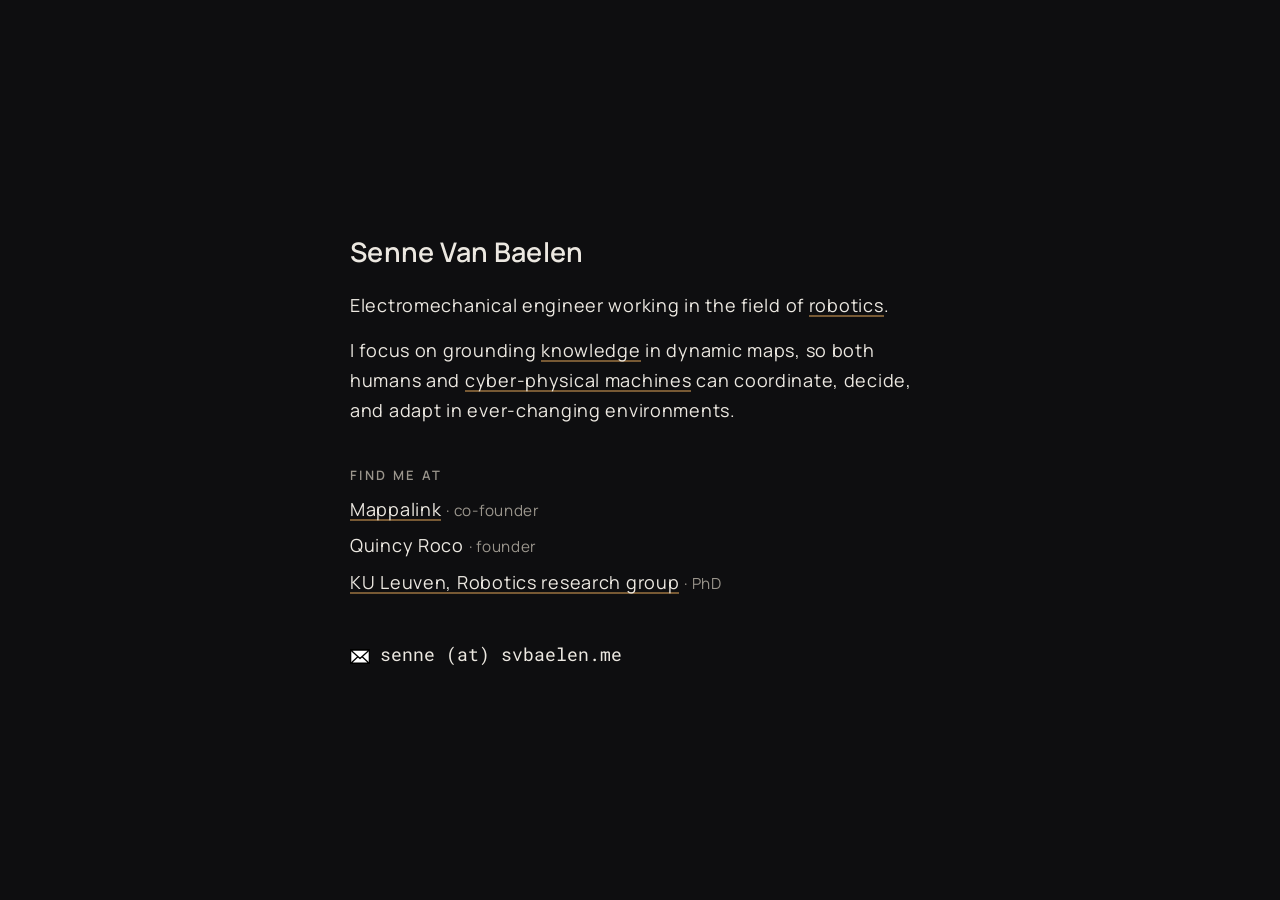
<file: index.html>
<!DOCTYPE html>
<html lang="en">
  <head>
    <title>Senne Van Baelen</title>
    <meta charset="utf-8">
    <meta name="viewport" content="width=device-width, initial-scale=1">
    <meta name="description" content="Senne Van Baelen — electromechanical engineer in robotics, grounding knowledge in dynamic maps so both humans and cyber-physical machines can coordinate, decide, and adapt.">
    <link rel="shortcut icon" href="data:image/x-icon;," type="image/x-icon">
    <link rel="stylesheet" href="styles.css">
  </head>
  <body>
    <main id="about">
      <section id="intro" class="about-item">
        <h1 id="title">Senne Van Baelen</h1>
        <p class="bio">
          Electromechanical engineer working in the field of
          <a href="https://en.wikipedia.org/wiki/Robotics">robotics</a>.
        </p>
        <p class="bio">
          I focus on grounding
          <a href="https://en.wikipedia.org/wiki/Knowledge_representation_and_reasoning">knowledge</a>
          in dynamic maps, so both humans and
          <a href="https://en.wikipedia.org/wiki/Cyber-physical_system">cyber-physical machines</a>
          can coordinate, decide, and adapt in ever-changing environments.
        </p>
      </section>

      <section id="links" class="about-item">
        <p class="label">Find me at</p>
        <ul>
          <li><a href="https://mappalink.com">Mappalink</a> <span class="role">co-founder</span></li>
          <li>Quincy Roco <span class="role">founder</span></li>
          <li><a href="https://www.mech.kuleuven.be/en/research/ram">KU Leuven, Robotics research group</a> <span class="role">PhD</span></li>
        </ul>
      </section>

      <section id="contact" class="about-item">
        <img src="img/mail.svg" id="mail-img" alt="">
        <code>senne (at) svbaelen.me</code>
      </section>
    </main>
  </body>
</html>
</file>
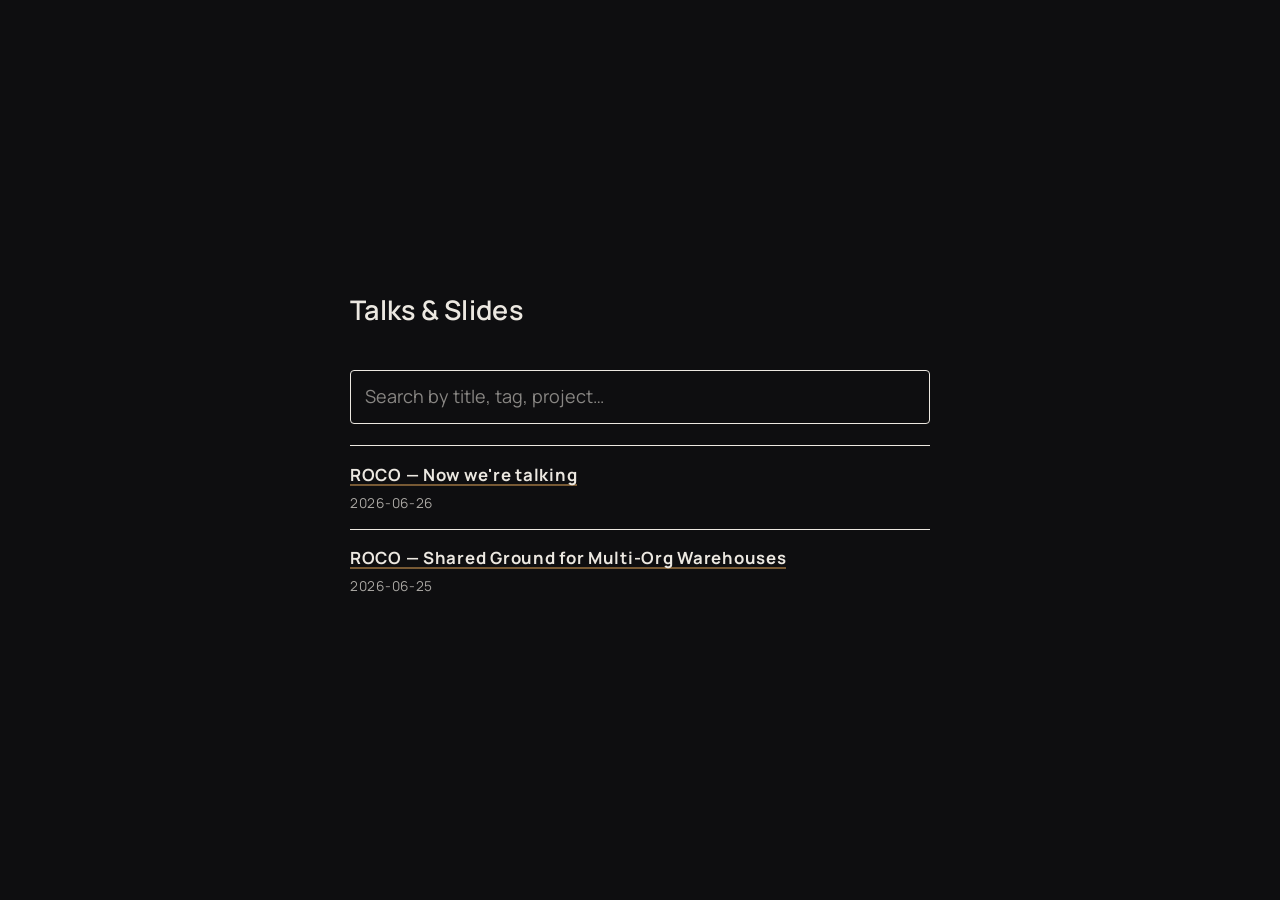
<file: p-b1eb7913/index.html>
<!DOCTYPE html>
<html lang="en">
  <head>
    <title>Talks &amp; Slides — Senne Van Baelen</title>
    <meta charset="utf-8">
    <meta name="viewport" content="width=device-width, initial-scale=1">
    <meta name="robots" content="noindex, nofollow">
    <link rel="shortcut icon" href="data:image/x-icon;," type="image/x-icon">
    <link rel="stylesheet" href="../styles.css">
    <style>
      .search { width: 100%; padding: .6em .8em; font: inherit;
                margin: 1.2em 0; box-sizing: border-box;
                background: transparent; color: inherit;
                border: 1px solid currentColor; border-radius: 4px; }
      .search::placeholder { color: inherit; opacity: .55; }
      .talk { padding: .8em 0; border-top: 1px solid currentColor; }
      .talk h2 { margin: 0 0 .2em; font-size: 1.05rem; }
      .talk .meta { opacity: .7; font-size: .85rem; }
      .talk .tags span { display: inline-block; margin-right: .4em;
                         opacity: .8; font-size: .8rem; }
      .empty { opacity: .6; }
    </style>
  </head>
  <body>
    <main id="about">
      <section class="about-item">
        <h1 id="title">Talks &amp; Slides</h1>
        <input id="search" class="search" type="search"
               placeholder="Search by title, tag, project…"
               autocomplete="off" aria-label="Search talks">
        <div id="list"></div>
      </section>
    </main>
    <script>
      const listEl = document.getElementById('list');
      const searchEl = document.getElementById('search');
      let talks = [];

      const esc = s => (s ?? '').replace(/[&<>"]/g, c => (
        {'&':'&amp;','<':'&lt;','>':'&gt;','"':'&quot;'}[c]));

      function haystack(t) {
        return [t.title, t.project, t.description, (t.tags||[]).join(' ')]
          .join(' ').toLowerCase();
      }

      function render(items) {
        if (!items.length) {
          listEl.innerHTML = '<p class="empty">No talks found.</p>';
          return;
        }
        listEl.innerHTML = items.map(t => `
          <article class="talk">
            <h2><a href="${esc(t.file)}">${esc(t.title)}</a></h2>
            <div class="meta">${esc(t.date)}${
              t.project ? ' · ' + esc(t.project) : ''}${
              t.type ? ' · ' + esc(t.type) : ''}</div>
            ${t.description ? `<p>${esc(t.description)}</p>` : ''}
            <div class="tags">${(t.tags||[]).map(
              x => `<span>#${esc(x)}</span>`).join('')}</div>
          </article>`).join('');
      }

      function apply() {
        const q = searchEl.value.trim().toLowerCase();
        render(!q ? talks : talks.filter(t => haystack(t).includes(q)));
      }

      // cache-bust: GitHub Pages serves manifest.json with max-age=600,
      // so without this the list can show stale data for ~10min post-deploy.
      fetch('manifest.json?t=' + Date.now())
        .then(r => r.json())
        .then(data => { talks = data; apply(); })
        .catch(() => { listEl.innerHTML =
          '<p class="empty">Could not load talks.</p>'; });

      searchEl.addEventListener('input', apply);
    </script>
  </body>
</html>
</file>
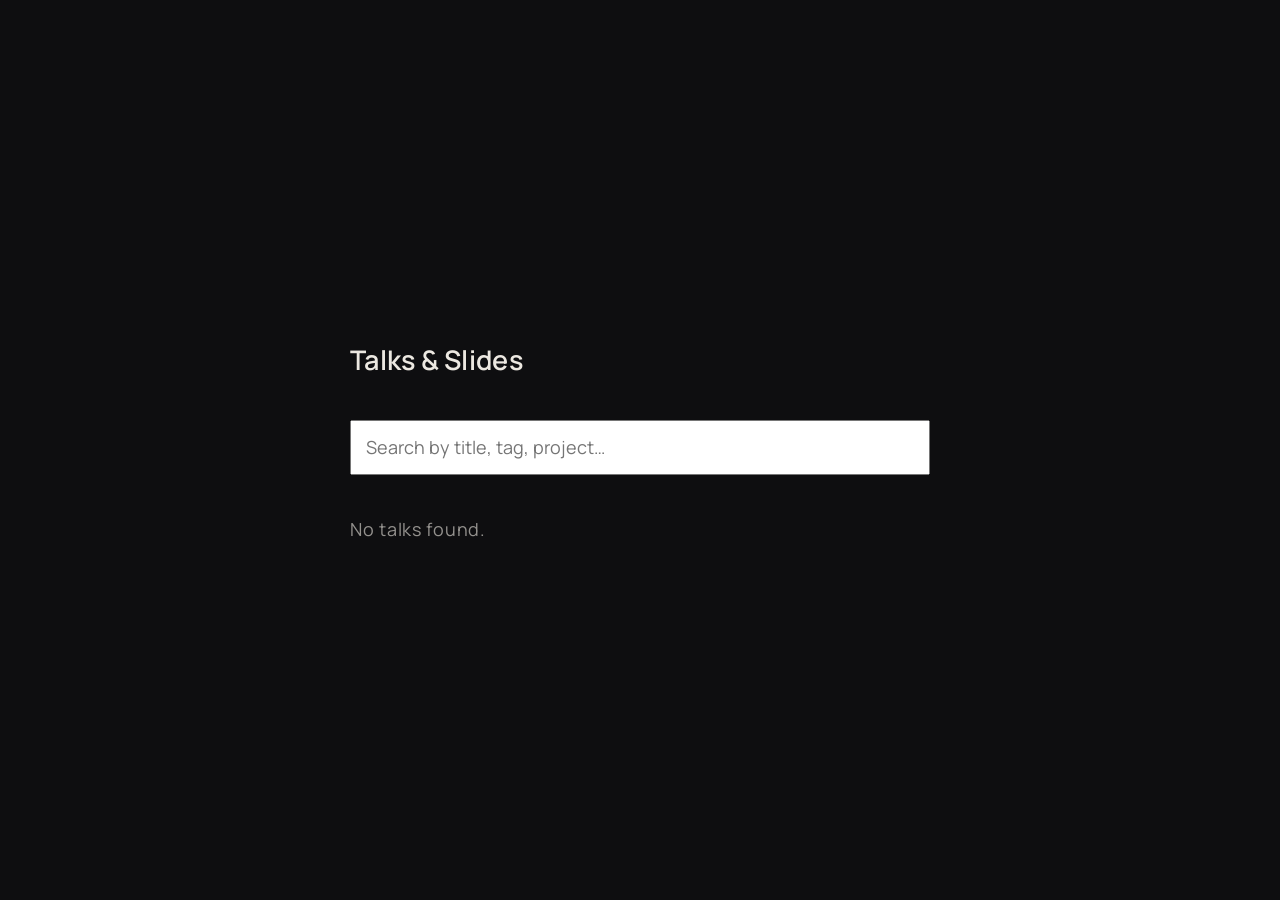
<file: talks/index.html>
<!DOCTYPE html>
<html lang="en">
  <head>
    <title>Talks &amp; Slides — Senne Van Baelen</title>
    <meta charset="utf-8">
    <meta name="viewport" content="width=device-width, initial-scale=1">
    <link rel="shortcut icon" href="data:image/x-icon;," type="image/x-icon">
    <link rel="stylesheet" href="../styles.css">
    <style>
      .search { width: 100%; padding: .6em .8em; font: inherit;
                margin: 1.2em 0; box-sizing: border-box; }
      .talk { padding: .8em 0; border-top: 1px solid currentColor; }
      .talk h2 { margin: 0 0 .2em; font-size: 1.05rem; }
      .talk .meta { opacity: .7; font-size: .85rem; }
      .talk .tags span { display: inline-block; margin-right: .4em;
                         opacity: .8; font-size: .8rem; }
      .empty { opacity: .6; }
    </style>
  </head>
  <body>
    <main id="about">
      <section class="about-item">
        <h1 id="title">Talks &amp; Slides</h1>
        <input id="search" class="search" type="search"
               placeholder="Search by title, tag, project…"
               autocomplete="off" aria-label="Search talks">
        <div id="list"></div>
      </section>
    </main>
    <script>
      const listEl = document.getElementById('list');
      const searchEl = document.getElementById('search');
      let talks = [];

      const esc = s => (s ?? '').replace(/[&<>"]/g, c => (
        {'&':'&amp;','<':'&lt;','>':'&gt;','"':'&quot;'}[c]));

      function haystack(t) {
        return [t.title, t.project, t.description, (t.tags||[]).join(' ')]
          .join(' ').toLowerCase();
      }

      function render(items) {
        if (!items.length) {
          listEl.innerHTML = '<p class="empty">No talks found.</p>';
          return;
        }
        listEl.innerHTML = items.map(t => `
          <article class="talk">
            <h2><a href="${esc(t.file)}">${esc(t.title)}</a></h2>
            <div class="meta">${esc(t.date)}${
              t.project ? ' · ' + esc(t.project) : ''}${
              t.type ? ' · ' + esc(t.type) : ''}</div>
            ${t.description ? `<p>${esc(t.description)}</p>` : ''}
            <div class="tags">${(t.tags||[]).map(
              x => `<span>#${esc(x)}</span>`).join('')}</div>
          </article>`).join('');
      }

      function apply() {
        const q = searchEl.value.trim().toLowerCase();
        render(!q ? talks : talks.filter(t => haystack(t).includes(q)));
      }

      fetch('manifest.json')
        .then(r => r.json())
        .then(data => { talks = data; apply(); })
        .catch(() => { listEl.innerHTML =
          '<p class="empty">Could not load talks.</p>'; });

      searchEl.addEventListener('input', apply);
    </script>
  </body>
</html>
</file>
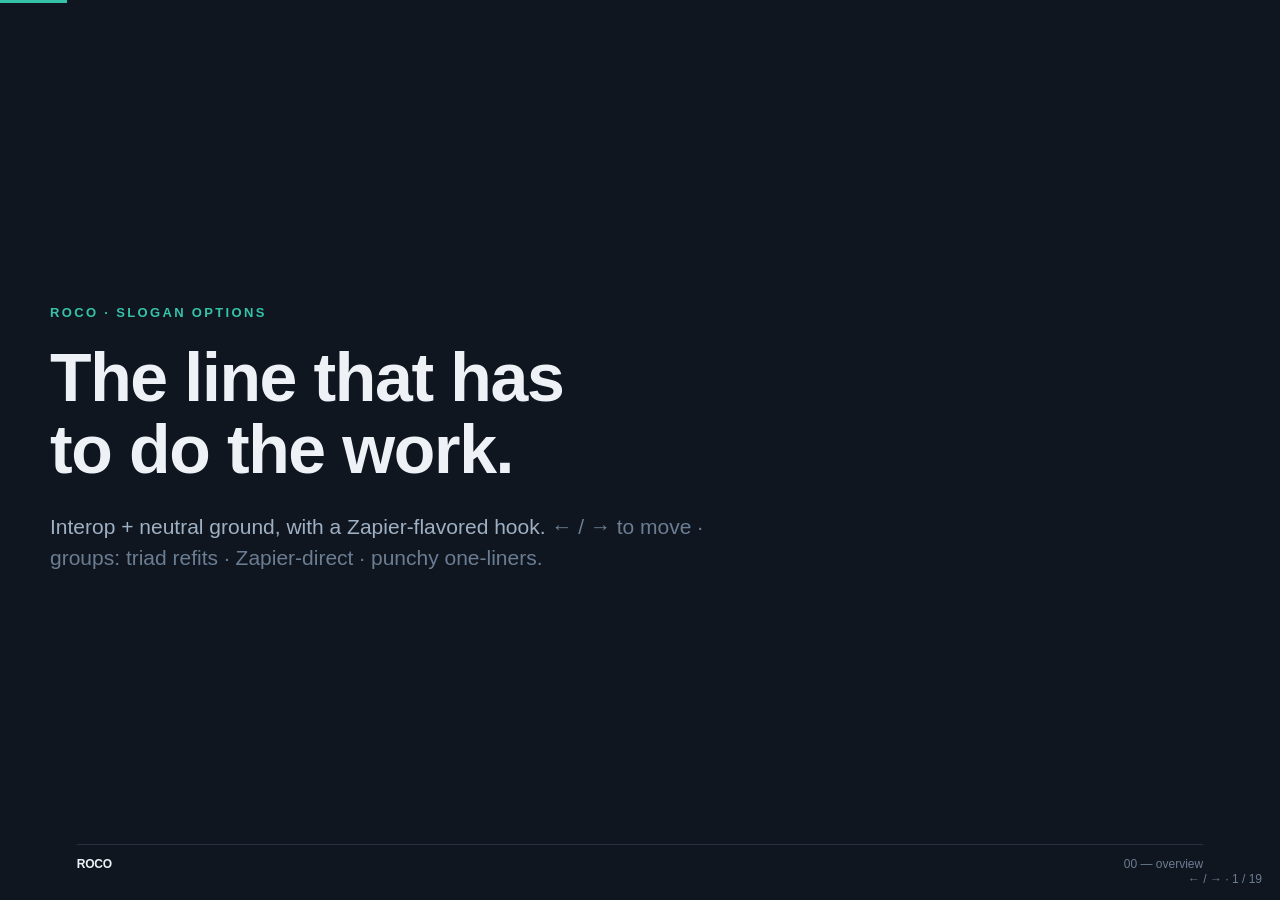
<file: p-b1eb7913/slides/roco-now-we-re-talking.html>
<!DOCTYPE html>
<html lang="en">
<head>
<meta charset="utf-8">
<meta name="viewport" content="width=device-width, initial-scale=1">
<title>ROCO — Slogan Options</title>
<style>
  :root{
    --bg:#0f1620; --bg2:#141d2a; --ink:#eef2f7; --mut:#9fb0c3; --dim:#6b7d92;
    --line:#26323f; --accent:#36c2a8; --accent2:#f0a23c; --warn:#e2683f;
    --card:#16202d;
  }
  *{box-sizing:border-box}
  html,body{margin:0;height:100%}
  body{font-family:-apple-system,Segoe UI,Roboto,Helvetica,Arial,sans-serif;
    background:var(--bg);color:var(--ink);overflow:hidden}
  .deck{height:100vh;width:100vw;position:relative}
  .slide{position:absolute;inset:0;display:none;flex-direction:column;justify-content:center;
    align-items:center;padding:4.5vh 3.5vw;animation:fade .35s ease}
  .slide.on{display:flex}
  .wrap{width:100%;max-width:1180px;margin:0 auto}
  @keyframes fade{from{opacity:0;transform:translateY(8px)}to{opacity:1;transform:none}}
  .kicker{font-size:13px;letter-spacing:.18em;text-transform:uppercase;color:var(--accent);
    margin-bottom:22px;font-weight:600}
  h1{font-size:clamp(34px,5.6vw,68px);line-height:1.05;margin:0 0 18px;font-weight:800;letter-spacing:-.02em}
  .mut{color:var(--mut)}
  .accent{color:var(--accent)}
  .amber{color:var(--accent2)}
  .dim{color:var(--dim)}

  /* big triad slogans */
  .triad{font-size:clamp(30px,5vw,62px);font-weight:800;line-height:1.12;letter-spacing:-.02em}
  .triad .pay{color:var(--accent)}
  .sub{font-size:clamp(16px,1.7vw,21px);color:var(--mut);margin-top:26px;max-width:60ch;line-height:1.5}

  /* option grid */
  .grid{display:grid;grid-template-columns:1fr 1fr;gap:18px;margin-top:8px}
  .opt{background:var(--card);border:1px solid var(--line);border-radius:14px;padding:22px 24px;position:relative}
  .opt .num{position:absolute;top:14px;right:18px;font-size:12px;color:var(--dim);font-weight:700}
  .opt .line{font-size:clamp(19px,2.1vw,27px);font-weight:700;line-height:1.22;letter-spacing:-.01em}
  .opt .why{font-size:14px;color:var(--mut);margin-top:12px;line-height:1.45}
  .opt.fav{border-color:var(--accent)}
  .opt.fav:before{content:"★ pick";position:absolute;top:14px;left:18px;font-size:11px;
    letter-spacing:.06em;text-transform:uppercase;color:var(--accent);font-weight:700}
  .opt.fav .line{padding-top:14px}

  .tag{display:inline-block;font-size:11px;letter-spacing:.06em;text-transform:uppercase;
    color:var(--dim);border:1px solid var(--line);border-radius:99px;padding:3px 11px;margin-bottom:18px}
  .zap{color:var(--accent2)}

  .footline{position:absolute;left:6vw;right:6vw;bottom:3.2vh;display:flex;justify-content:space-between;
    align-items:center;font-size:12px;color:var(--dim);border-top:1px solid var(--line);padding-top:12px}
  .brand{font-weight:800;letter-spacing:-.02em;color:var(--ink)}
  .prog{position:fixed;top:0;left:0;height:3px;background:var(--accent);transition:width .3s;z-index:9}
  .nav{position:fixed;bottom:14px;right:18px;font-size:12px;color:var(--dim);user-select:none}

  /* mobile: stack grids, let slides scroll, declutter the footer */
  @media (max-width:760px){
    .slide{padding:5vh 6vw 9vh;justify-content:safe center;overflow-y:auto}
    .grid{grid-template-columns:1fr !important;gap:14px}
    .triad{font-size:clamp(30px,9vw,46px)}
    h1{font-size:clamp(32px,9vw,52px)}
    .opt .line{font-size:clamp(18px,5.4vw,24px)}
    .footline{left:5vw;right:5vw;bottom:0;background:var(--bg);padding:9px 0;font-size:11px}
    .nav{display:none}
  }
</style>
</head>
<body>
<div class="prog" id="prog"></div>
<div class="deck" id="deck">

  <!-- 0 — cover -->
  <section class="slide on">
    <div class="wrap">
      <div class="kicker">ROCO · Slogan Options</div>
      <h1>The line that has<br>to do the work.</h1>
      <p class="sub">
        Interop + neutral ground, with a Zapier-flavored hook.
        <span class="dim">← / → to move · groups: triad refits · Zapier-direct · punchy one-liners.</span>
      </p>
    </div>
    <div class="footline"><span class="brand">ROCO</span><span>00 — overview</span></div>
  </section>

  <!-- triad refits -->
  <section class="slide">
    <div class="wrap">
      <span class="tag">group a · keep the three-line cadence</span>
      <div class="grid">
        <div class="opt fav">
          <div class="line">One warehouse.<br><span class="mut">Many vendors, many systems.</span><br><span class="accent">One language they all speak.</span></div>
          <div class="why">Smallest change to what you have. "One language" <em>is</em> the interop promise — and a language is shared, neutral ground by nature.</div>
        </div>
        <div class="opt">
          <div class="line">Many vendors.<br>Many systems.<br><span class="accent">One floor they all share.</span></div>
          <div class="why">Drops "warehouse" for the more vivid "floor." Neutral-ground angle, tighter.</div>
        </div>
        <div class="opt">
          <div class="line">Every vendor.<br>Every system.<br><span class="accent">One ground rule.</span></div>
          <div class="why">"Ground rule" puns on shared ground + says there's finally a common standard.</div>
        </div>
        <div class="opt">
          <div class="line">One floor.<br>Every fleet.<br><span class="accent">One source of truth.</span></div>
          <div class="why">If the room cares more about data unity than integration plumbing.</div>
        </div>
      </div>
    </div>
    <div class="footline"><span class="brand">ROCO</span><span>01 — triad refits</span></div>
  </section>

  <!-- 3 — zapier-direct -->
  <section class="slide">
    <div class="wrap">
      <span class="tag"><span class="zap">group b</span> · the Zapier hook, said out loud</span>
      <div class="grid">
        <div class="opt fav">
          <div class="line"><span class="zap">Zapier</span> for the warehouse floor.</div>
          <div class="why">Instantly legible to anyone who's wired up two SaaS tools. One sentence, whole category understood.</div>
        </div>
        <div class="opt">
          <div class="line">If <span class="zap">Zapier</span> ran your robots,<br>it would be ROCO.</div>
          <div class="why">Borrows the mental model without claiming to <em>be</em> Zapier. Good opener line for a talk.</div>
        </div>
        <div class="opt">
          <div class="line">The integration layer<br>for warehouse automation.</div>
          <div class="why">The plainspoken version of the Zapier pitch — no brand borrowed. Safe for skeptics.</div>
        </div>
        <div class="opt">
          <div class="line">Connect any robot,<br>any system. No rip-and-replace.</div>
          <div class="why">The actual Zapier value prop: add, don't tear out. Speaks to ops buyers directly.</div>
        </div>
      </div>
    </div>
    <div class="footline"><span class="brand">ROCO</span><span>02 — zapier-direct</span></div>
  </section>

  <!-- 4 — language analogy -->
  <section class="slide">
    <div class="wrap">
      <span class="tag">group c · iterating the <span class="accent">"one language"</span> line</span>
      <div class="grid" style="grid-template-columns:1fr 1fr 1fr">
        <div class="opt fav">
          <div class="line">One warehouse.<br>One language.<br><span class="accent" style="font-size:.7em;font-weight:600">Every robot. Every vendor. Every flow.</span></div>
          <div class="why">The headline + rule-of-three subtext. Subtext is where "language" quietly becomes orchestration.</div>
        </div>
        <div class="opt fav">
          <div class="line">One warehouse,<br><span class="accent">finally fluent.</span></div>
          <div class="why">Compresses to one line and implies it <em>wasn't</em> before. Tightest version.</div>
        </div>
        <div class="opt">
          <div class="line">One warehouse. One language.<br><span class="accent">Zero translators.</span></div>
          <div class="why">Rule-of-three punch — names the pain (translation overhead) and kills it.</div>
        </div>
        <div class="opt">
          <div class="line">Many dialects.<br><span class="accent">One language.</span></div>
          <div class="why">Vendor sprawl → unity, in four words. "Dialect" = manageable difference, not chaos.</div>
        </div>
        <div class="opt">
          <div class="line">Swap the noun:<br><span class="accent">grammar · protocol · standard · common tongue</span></div>
          <div class="why">Same rhythm, different nuance — grammar/protocol lean technical &amp; orchestration; standard is buyer-plain; tongue is warmer.</div>
        </div>
        <div class="opt">
          <div class="line">One warehouse. One language —<br><span class="accent">now they talk.</span></div>
          <div class="why">Verb form. More active, leans into the orchestration payoff: connection that <em>does</em> something.</div>
        </div>
      </div>
    </div>
    <div class="footline"><span class="brand">ROCO</span><span>03 — one language</span></div>
  </section>

  <!-- 5 — orchestration (connect AND orchestrate) -->
  <section class="slide">
    <div class="wrap">
      <span class="tag">group d · we don't just connect — we <span class="accent">orchestrate</span></span>
      <div class="grid">
        <div class="opt fav">
          <div class="line">One flow.<br>Every robot.<br><span class="accent">Any vendor.</span></div>
          <div class="why">Triad cadence, orchestration-first. "Flow" says we run the choreography, not just the wiring.</div>
        </div>
        <div class="opt">
          <div class="line">Arms, AMRs, conveyors —<br><span class="accent">one flow, one floor.</span></div>
          <div class="why">Names the heterogeneous actors out loud, then unifies them. Concrete = credible.</div>
        </div>
        <div class="opt">
          <div class="line"><span class="accent">Connect</span> any vendor.<br><span class="accent">Orchestrate</span> them as one.</div>
          <div class="why">The two-beat pitch in two verbs — exactly the two things ROCO does.</div>
        </div>
        <div class="opt">
          <div class="line">Choreography for robots<br>that were never built<br>to dance together.</div>
          <div class="why">Orchestration twin of the "shared ground" line — earns its payoff with the tension.</div>
        </div>
      </div>
    </div>
    <div class="footline"><span class="brand">ROCO</span><span>04 — orchestration</span></div>
  </section>

  <!-- 6 — punchy one-liners -->
  <section class="slide">
    <div class="wrap">
      <span class="tag">group e · punchy one-liners</span>
      <div class="grid">
        <div class="opt">
          <div class="line">Many fleets. One floor. <span class="accent">Zero silos.</span></div>
          <div class="why">Triad rhythm compressed to one line. "Zero silos" lands the neutral-ground win.</div>
        </div>
        <div class="opt">
          <div class="line">Make every vendor<br>play on the same field.</div>
          <div class="why">Neutral ground as a sports field — fair, shared, no home advantage.</div>
        </div>
        <div class="opt fav">
          <div class="line">One shared ground<br>for robots that were<br>never built to talk.</div>
          <div class="why">Keeps your "shared ground," then earns it with the tension in the back half.</div>
        </div>
        <div class="opt">
          <div class="line">Vendor-neutral.<br>Robot-fluent.</div>
          <div class="why">Two coined adjectives = the whole positioning. Pairs well under a bigger headline.</div>
        </div>
      </div>
    </div>
    <div class="footline"><span class="brand">ROCO</span><span>05 — punchy</span></div>
  </section>

  <!-- 7 — analogies -->
  <section class="slide">
    <div class="wrap">
      <span class="tag">pick your analogy · the "X for Y" shortcut</span>
      <div class="grid" style="grid-template-columns:1fr 1fr 1fr">
        <div class="opt fav">
          <div class="line"><span class="accent">USB-C</span><br>for the warehouse</div>
          <div class="why">One connector, any device. Most universally legible — zero technical baggage. <span class="dim">interop</span></div>
        </div>
        <div class="opt fav">
          <div class="line">The <span class="accent">conductor</span><br>of the floor</div>
          <div class="why">Many instruments, one score, in time. "Orchestrate" is in the word. <span class="dim">orchestration</span></div>
        </div>
        <div class="opt">
          <div class="line"><span class="zap">Zapier</span><br>for robots</div>
          <div class="why">Connect <em>and</em> run the flow across them — covers both halves. No rip-and-replace. <span class="dim">both</span></div>
        </div>
        <div class="opt">
          <div class="line"><span class="accent">Air-traffic control</span><br>for the floor</div>
          <div class="why">Many operators, one airspace, safe hand-offs. Vivid, neutral-ground built in. <span class="dim">orchestration</span></div>
        </div>
        <div class="opt">
          <div class="line"><span class="accent">Stripe</span><br>for the warehouse</div>
          <div class="why">Hides the integration pain entirely — you never touch the plumbing. <span class="dim">interop</span></div>
        </div>
        <div class="opt">
          <div class="line"><span class="accent">Switzerland</span><br>for your fleet</div>
          <div class="why">Vendor-neutral, everyone's welcome, takes no side. The pure neutral-ground laugh line. <span class="dim">neutral</span></div>
        </div>
      </div>
    </div>
    <div class="footline"><span class="brand">ROCO</span><span>06 — analogies</span></div>
  </section>

  <!-- taglines -->
  <section class="slide">
    <div class="wrap">
      <span class="tag">group f · the witty tagline — <span class="accent">double meaning</span></span>
      <div class="grid" style="grid-template-columns:1fr 1fr 1fr">
        <div class="opt fav">
          <div class="line">ROCO —<br><span class="accent">now we're talking.</span></div>
          <div class="why">The winner. Idiom (finally, something good) <em>and</em> literal (robots that talk, one language). Doubles as a talk transition.</div>
        </div>
        <div class="opt">
          <div class="line">ROCO —<br><span class="accent">now you're in sync.</span></div>
          <div class="why">Coordination + the music sense. Leans orchestration.</div>
        </div>
        <div class="opt">
          <div class="line">ROCO —<br><span class="accent">get it together.</span></div>
          <div class="why">Orchestration + "pull yourself together." Cheeky, confident.</div>
        </div>
        <div class="opt">
          <div class="line">ROCO —<br><span class="accent">plays well with others.</span></div>
          <div class="why">Vendor-neutral, said with a wink. Great on a "why ROCO" slide.</div>
        </div>
        <div class="opt">
          <div class="line">ROCO —<br><span class="accent">speak warehouse.</span></div>
          <div class="why">À la "speak human." Short, brandable, the language thread in two words.</div>
        </div>
        <div class="opt">
          <div class="line">ROCO —<br><span class="accent">herding robots, handled.</span></div>
          <div class="why">"Herding cats" joke for multi-vendor chaos. Memorable backup / spice line.</div>
        </div>
      </div>
    </div>
    <div class="footline"><span class="brand">ROCO</span><span>07 — taglines</span></div>
  </section>

  <!-- variation: one / any -->
  <section class="slide">
    <div class="wrap">
      <div class="kicker">variation · one ↔ any</div>
      <div class="triad" style="margin-bottom:18px">
        <span class="accent">One</span> language.<br>
        <span class="accent">Any</span> automation flow.
      </div>
      <p style="font-size:clamp(22px,2.8vw,38px);font-weight:800;color:var(--accent);letter-spacing:-.02em;margin:0 0 26px">ROCO — now we're talking.</p>
      <p class="sub">
        <span class="accent">One</span> ↔ <span class="accent">any</span> is the whole pitch in two words:
        one shared language, any flow you throw at it. The contrast does the work.
      </p>
    </div>
    <div class="footline"><span class="brand">ROCO</span><span>08 — variation</span></div>
  </section>

  <!-- variation: your / one / any -->
  <section class="slide">
    <div class="wrap">
      <div class="kicker">variation · your ↔ one ↔ any</div>
      <div class="triad" style="margin-bottom:18px">
        <span class="mut">Your</span> warehouse.<br>
        <span class="accent">One</span> language.<br>
        <span class="accent">Any</span> automation flow.
      </div>
      <p style="font-size:clamp(22px,2.8vw,38px);font-weight:800;color:var(--accent);letter-spacing:-.02em;margin:0 0 26px">ROCO — now we're talking.</p>
      <p class="sub">
        Opens on <span class="mut">your</span> (it's their floor, their problem), resolves to
        <span class="accent">one</span> → <span class="accent">any</span>. Three-beat cadence, ownership built in.
      </p>
    </div>
    <div class="footline"><span class="brand">ROCO</span><span>09 — variation</span></div>
  </section>

  <!-- variation: warehouse flow -->
  <section class="slide">
    <div class="wrap">
      <div class="kicker">variation · warehouse flow</div>
      <div class="triad" style="margin-bottom:18px">
        <span class="accent">One</span> language.<br>
        <span class="accent">Any</span> warehouse flow.
      </div>
      <p style="font-size:clamp(22px,2.8vw,38px);font-weight:800;color:var(--accent);letter-spacing:-.02em;margin:0 0 26px">ROCO — now we're talking.</p>
      <p class="sub">
        "Warehouse flow" grounds it in the domain — less generic than "automation,"
        and it quietly says <span class="accent">end-to-end</span>, not just robot moves.
      </p>
    </div>
    <div class="footline"><span class="brand">ROCO</span><span>10 — variation</span></div>
  </section>

  <!-- variation: one / all -->
  <section class="slide">
    <div class="wrap">
      <div class="kicker">variation · one ↔ all</div>
      <div class="triad" style="margin-bottom:18px">
        <span class="accent">One</span> language.<br>
        <span class="accent">All</span> your warehouse flows.
      </div>
      <p style="font-size:clamp(22px,2.8vw,38px);font-weight:800;color:var(--accent);letter-spacing:-.02em;margin:0 0 26px">ROCO — now we're talking.</p>
      <p class="sub">
        <span class="accent">All</span> is more total than <span class="accent">any</span> —
        promises full coverage, nothing left out. Slightly bolder claim; use when you can back it.
      </p>
    </div>
    <div class="footline"><span class="brand">ROCO</span><span>11 — variation</span></div>
  </section>

  <!-- noun swaps: one X / all flows -->
  <section class="slide">
    <div class="wrap">
      <span class="tag">noun swap · <span class="accent">one ___</span> / all your flows</span>
      <div class="grid" style="grid-template-columns:1fr 1fr 1fr">
        <div class="opt">
          <div class="line"><span class="accent">One</span> standard.<br>All your automation flows.</div>
          <div class="why">Buyer-plain. "Standard" promises everyone finally agreed on one way.</div>
        </div>
        <div class="opt">
          <div class="line"><span class="accent">One</span> truth.<br>All your automation flows.</div>
          <div class="why">Single-source-of-truth angle — one reality, not three inboxes.</div>
        </div>
        <div class="opt fav">
          <div class="line"><span class="accent">One</span> language.<br>All your warehouse flows.</div>
          <div class="why">The lead candidate — interop + neutral ground, domain-grounded.</div>
        </div>
        <div class="opt">
          <div class="line"><span class="accent">One</span> brain.<br>Every automation flow.</div>
          <div class="why">Orchestration / intelligence flavor — it doesn't just connect, it thinks.</div>
        </div>
        <div class="opt">
          <div class="line"><span class="accent">One</span> playbook.<br>Every flow on the floor.</div>
          <div class="why">Coordination + repeatability. Implies best-practice baked in.</div>
        </div>
        <div class="opt">
          <div class="line"><span class="accent">One</span> protocol.<br>Any vendor's flow.</div>
          <div class="why">Technical-room interop — the thing every vendor agreed to speak.</div>
        </div>
      </div>
    </div>
    <div class="footline"><span class="brand">ROCO</span><span>12 — noun swaps</span></div>
  </section>

  <!-- single: one standard -->
  <section class="slide">
    <div class="wrap">
      <div class="kicker">variation · one standard</div>
      <div class="triad" style="margin-bottom:18px">
        <span class="accent">One</span> standard.<br>
        All your automation flows.
      </div>
      <p style="font-size:clamp(22px,2.8vw,38px);font-weight:800;color:var(--accent);letter-spacing:-.02em;margin:0 0 26px">ROCO — now we're talking.</p>
      <p class="sub">Buyer-plain. <span class="accent">Standard</span> promises everyone finally agreed on one way.</p>
    </div>
    <div class="footline"><span class="brand">ROCO</span><span>13 — variation</span></div>
  </section>

  <!-- single: one truth -->
  <section class="slide">
    <div class="wrap">
      <div class="kicker">variation · one truth</div>
      <div class="triad" style="margin-bottom:18px">
        <span class="accent">One</span> truth.<br>
        All your automation flows.
      </div>
      <p style="font-size:clamp(22px,2.8vw,38px);font-weight:800;color:var(--accent);letter-spacing:-.02em;margin:0 0 26px">ROCO — now we're talking.</p>
      <p class="sub">Single source of truth — <span class="accent">one reality</span>, not three inboxes arguing.</p>
    </div>
    <div class="footline"><span class="brand">ROCO</span><span>14 — variation</span></div>
  </section>

  <!-- single: one brain -->
  <section class="slide">
    <div class="wrap">
      <div class="kicker">variation · one brain</div>
      <div class="triad" style="margin-bottom:18px">
        <span class="accent">One</span> brain.<br>
        Every automation flow.
      </div>
      <p style="font-size:clamp(22px,2.8vw,38px);font-weight:800;color:var(--accent);letter-spacing:-.02em;margin:0 0 26px">ROCO — now we're talking.</p>
      <p class="sub">Orchestration / intelligence flavor — it doesn't just connect, <span class="accent">it thinks</span>.</p>
    </div>
    <div class="footline"><span class="brand">ROCO</span><span>15 — variation</span></div>
  </section>

  <!-- single: one playbook -->
  <section class="slide">
    <div class="wrap">
      <div class="kicker">variation · one playbook</div>
      <div class="triad" style="margin-bottom:18px">
        <span class="accent">One</span> playbook.<br>
        Every flow on the floor.
      </div>
      <p style="font-size:clamp(22px,2.8vw,38px);font-weight:800;color:var(--accent);letter-spacing:-.02em;margin:0 0 26px">ROCO — now we're talking.</p>
      <p class="sub">Coordination + repeatability — <span class="accent">best practice baked in</span>, every shift.</p>
    </div>
    <div class="footline"><span class="brand">ROCO</span><span>16 — variation</span></div>
  </section>

  <!-- single: one protocol -->
  <section class="slide">
    <div class="wrap">
      <div class="kicker">variation · one protocol</div>
      <div class="triad" style="margin-bottom:18px">
        <span class="accent">One</span> protocol.<br>
        Any vendor's flow.
      </div>
      <p style="font-size:clamp(22px,2.8vw,38px);font-weight:800;color:var(--accent);letter-spacing:-.02em;margin:0 0 26px">ROCO — now we're talking.</p>
      <p class="sub">Technical-room interop — the thing <span class="accent">every vendor agreed to speak</span>.</p>
    </div>
    <div class="footline"><span class="brand">ROCO</span><span>17 — variation</span></div>
  </section>

  <!-- the recommendation -->
  <section class="slide">
    <div class="wrap">
      <div class="kicker">if you only pick one</div>
      <div class="triad" style="margin-bottom:18px">
        One language.<br>
        For all your automation flows.
      </div>
      <p style="font-size:clamp(22px,2.8vw,38px);font-weight:800;color:var(--accent);letter-spacing:-.02em;margin:0 0 26px">ROCO — now we're talking.</p>
      <p class="sub">
        Headline informs <span class="dim">(interop + neutral ground, orchestration in line 3)</span>;
        the tagline lands the smile <em>and</em> doubles as a transition line in the talk —
        “…what if every vendor spoke one language? <span class="accent">Now we're talking.</span>”
      </p>
    </div>
    <div class="footline"><span class="brand">ROCO</span><span>18 — pick</span></div>
  </section>

</div>
<div class="nav">← / → · <span id="counter">1 / 19</span></div>
<script>
  const slides=[...document.querySelectorAll('.slide')];
  let i=0;
  const prog=document.getElementById('prog'), counter=document.getElementById('counter');
  function show(n){
    i=Math.max(0,Math.min(slides.length-1,n));
    slides.forEach((s,k)=>s.classList.toggle('on',k===i));
    prog.style.width=((i+1)/slides.length*100)+'%';
    counter.textContent=(i+1)+' / '+slides.length;
    if(location.hash!=='#'+(i+1)) history.replaceState(null,'','#'+(i+1));
  }
  function next(){show(i+1)} function prev(){show(i-1)}
  document.addEventListener('keydown',e=>{
    if(['ArrowRight','PageDown',' ','n','N'].includes(e.key)){e.preventDefault();next()}
    else if(['ArrowLeft','PageUp','p','P'].includes(e.key)){e.preventDefault();prev()}
    else if(e.key==='Home'){show(0)} else if(e.key==='End'){show(slides.length-1)}
    else if(e.key==='f'){document.documentElement.requestFullscreen?.()}
  });
  window.addEventListener('hashchange',()=>{const n=parseInt(location.hash.slice(1))-1;if(!isNaN(n)&&n!==i)show(n)});

  // touch: swipe left/right, or tap (right half = next, left half = prev)
  let tx=0,ty=0,tt=0;
  const deck=document.getElementById('deck');
  deck.addEventListener('touchstart',e=>{const t=e.changedTouches[0];tx=t.clientX;ty=t.clientY;tt=e.timeStamp;},{passive:true});
  deck.addEventListener('touchend',e=>{
    const t=e.changedTouches[0],dx=t.clientX-tx,dy=t.clientY-ty,dt=e.timeStamp-tt;
    if(Math.abs(dx)>40&&Math.abs(dx)>Math.abs(dy)){ dx<0?next():prev(); return; }   // horizontal swipe
    if(Math.abs(dx)<12&&Math.abs(dy)<12&&dt<400){                                    // tap
      if(getSelection&&String(getSelection())) return;                              // don't hijack text selection
      (t.clientX>window.innerWidth*0.4)?next():prev();
    }
  },{passive:true});

  const start=parseInt(location.hash.slice(1))-1;
  show(isNaN(start)?0:start);
</script>
</body>
</html>
</file>
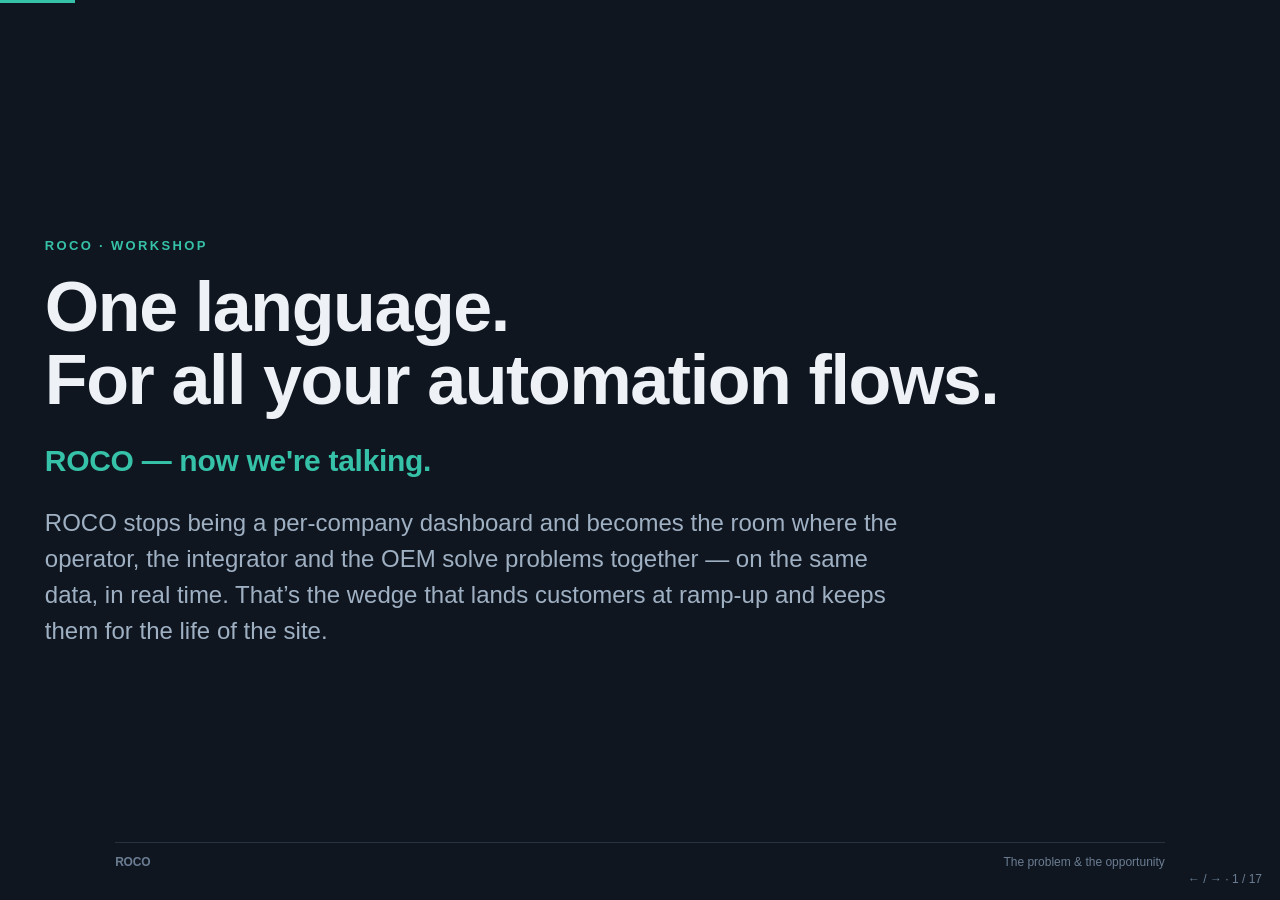
<file: p-b1eb7913/slides/roco-shared-ground-for-multi-org-warehouses.html>
<!DOCTYPE html>
<html lang="en">
<head>
<meta charset="utf-8">
<meta name="viewport" content="width=device-width, initial-scale=1">
<title>ROCO — Shared Ground for Multi-Org Warehouses</title>
<style>
  :root{
    --bg:#0f1620; --bg2:#141d2a; --ink:#eef2f7; --mut:#9fb0c3; --dim:#6b7d92;
    --line:#26323f; --accent:#36c2a8; --accent2:#f0a23c; --warn:#e2683f;
    --card:#16202d;
  }
  *{box-sizing:border-box}
  html,body{margin:0;height:100%}
  body{font-family:-apple-system,Segoe UI,Roboto,Helvetica,Arial,sans-serif;
    background:var(--bg);color:var(--ink);overflow:hidden}
  .deck{height:100vh;width:100vw;position:relative}
  .slide{position:absolute;inset:0;display:none;flex-direction:column;justify-content:center;
    align-items:center;padding:4.5vh 3.5vw;animation:fade .35s ease}
  .slide.on{display:flex}
  .wrap{width:100%;max-width:1280px;margin:0 auto}
  @keyframes fade{from{opacity:0;transform:translateY(8px)}to{opacity:1;transform:none}}
  .kicker{font-size:13px;letter-spacing:.18em;text-transform:uppercase;color:var(--accent);
    margin-bottom:18px;font-weight:600}
  h1{font-size:clamp(34px,5.6vw,70px);line-height:1.05;margin:0 0 20px;font-weight:700;letter-spacing:-.02em}
  h2{font-size:clamp(27px,3.9vw,46px);line-height:1.1;margin:0 0 24px;font-weight:700;letter-spacing:-.01em}
  p.lead{font-size:clamp(18px,1.95vw,24px);color:var(--mut);max-width:66ch;line-height:1.5;margin:0 0 14px}
  .big{font-size:clamp(24px,2.7vw,34px);line-height:1.35;max-width:24ch;font-weight:600}
  ul{margin:8px 0 0;padding:0;list-style:none;max-width:70ch}
  li{font-size:clamp(17px,1.85vw,23px);color:var(--ink);padding:10px 0 10px 32px;position:relative;line-height:1.4}
  li:before{content:"▸";position:absolute;left:0;color:var(--accent)}
  li.dim{color:var(--mut)}
  .mut{color:var(--mut)}
  .accent{color:var(--accent)}
  .amber{color:var(--accent2)}
  .warn{color:var(--warn)}
  .cols{display:grid;grid-template-columns:1fr 1fr;gap:26px;max-width:90ch}
  .col3{display:grid;grid-template-columns:repeat(3,1fr);gap:18px;max-width:100ch}
  .card{background:var(--card);border:1px solid var(--line);border-radius:14px;padding:20px 22px}
  .card h3{margin:0 0 8px;font-size:clamp(17px,1.5vw,20px)}
  .card p{margin:0;color:var(--mut);font-size:clamp(14.5px,1.25vw,17px);line-height:1.45}
  .tag{display:inline-block;font-size:11px;letter-spacing:.05em;text-transform:uppercase;
    color:var(--dim);border:1px solid var(--line);border-radius:99px;padding:3px 10px;margin-bottom:10px}
  .stat{font-size:clamp(40px,7vw,84px);font-weight:800;letter-spacing:-.03em;line-height:1}
  .statrow{display:flex;gap:48px;flex-wrap:wrap;margin-top:10px}
  .statrow .mut{font-size:15px;max-width:18ch;margin-top:6px}
  .flow{display:flex;align-items:center;gap:8px;flex-wrap:wrap;margin-top:14px}
  .step{background:var(--card);border:1px solid var(--line);border-radius:10px;padding:11px 15px;font-size:14.5px}
  .step.hot{border-color:var(--accent);color:var(--accent)}
  .arr{color:var(--dim)}
  .vs{display:grid;grid-template-columns:1fr auto 1fr;gap:20px;align-items:center;max-width:80ch}
  .vs .mid{color:var(--dim);font-weight:700;font-size:20px}
  .panelbad{border-color:#3a2a26;background:#1c1411}
  .footline{position:absolute;left:9vw;right:9vw;bottom:3.4vh;display:flex;justify-content:space-between;
    align-items:center;font-size:12px;color:var(--dim);border-top:1px solid var(--line);padding-top:12px}
  .prog{position:fixed;top:0;left:0;height:3px;background:var(--accent);transition:width .3s}
  .nav{position:fixed;bottom:14px;right:18px;font-size:12px;color:var(--dim);user-select:none}
  .quote{font-size:clamp(24px,3.1vw,40px);font-weight:600;line-height:1.3;max-width:26ch}
  .brand{font-weight:800;letter-spacing:-.02em}
  .pill2{font-size:12px;border:1px solid var(--line);border-radius:99px;padding:3px 10px;color:var(--mut)}
  .hl{background:linear-gradient(transparent 60%, rgba(54,194,168,.22) 0);padding:0 2px}
  a{color:var(--accent);text-decoration:none;border-bottom:1px solid rgba(54,194,168,.4)}
  a:hover{border-bottom-color:var(--accent);background:rgba(54,194,168,.08)}
  .links{display:flex;gap:10px;flex-wrap:wrap;margin-top:14px}
  .linkcard{display:flex;flex-direction:column;gap:3px;background:var(--card);border:1px solid var(--line);
    border-radius:10px;padding:12px 15px;text-decoration:none;border-bottom:1px solid var(--line);min-width:180px}
  .linkcard:hover{border-color:var(--accent);background:var(--card)}
  .linkcard .lt{font-size:14.5px;color:var(--ink);font-weight:600}
  .linkcard .ld{font-size:12px;color:var(--mut)}
  .linkcard .lf{font-family:ui-monospace,Menlo,Consolas,monospace;font-size:11px;color:var(--dim)}

  /* mobile: stack multi-column layouts, let slides scroll, declutter the footer */
  @media (max-width:760px){
    .slide{padding:5vh 6vw 9vh;justify-content:safe center;overflow-y:auto}
    .cols,.col3,.vs{grid-template-columns:1fr;gap:14px}
    .vs .mid{transform:rotate(90deg)}
    .statrow{gap:24px}
    h1{font-size:clamp(32px,9vw,52px)}
    h2{font-size:clamp(26px,7.5vw,40px)}
    .footline{left:5vw;right:5vw;bottom:0;background:var(--bg);padding:9px 0;font-size:11px}
    .nav{display:none}
  }
</style>
</head>
<body>
<div class="prog" id="prog"></div>
<div class="deck" id="deck">

  <!-- 1 -->
  <section class="slide on">
    <div class="kicker">ROCO · Workshop</div>
    <h1>One language.<br>For all your automation flows.</h1>
    <p class="lead" style="font-size:clamp(20px,2.4vw,30px);color:var(--accent);font-weight:700;margin-bottom:22px;letter-spacing:-.01em">ROCO — now we're talking.</p>
    <p class="lead">ROCO stops being a per-company dashboard and becomes the room where the operator, the integrator and the OEM solve problems together — on the same data, in real time. That’s the wedge that lands customers at ramp-up and keeps them for the life of the site.</p>
    <div class="footline"><span class="brand">ROCO</span><span>The problem &amp; the opportunity</span></div>
  </section>

  <!-- 2 -->
  <section class="slide">
    <div class="kicker">The reality</div>
    <h2>A robotic warehouse is never one company</h2>
    <div class="col3">
      <div class="card"><span class="tag">Operator</span><h3>The customer</h3><p>Runs the floor, owns the SLA to <em>their</em> customers, lives the daily pain — but doesn’t know the robots deeply.</p></div>
      <div class="card"><span class="tag">Integrator</span><h3>The vendor</h3><p>Commissioned the system, knows the fleet best, supports many sites — but isn’t on the floor every shift.</p></div>
      <div class="card"><span class="tag">OEM · WMS · us</span><h3>The makers</h3><p>Robot OEMs, software vendors, ROCO itself — each holds a piece of the truth.</p></div>
    </div>
    <p class="lead" style="margin-top:24px">Three+ organizations, <span class="accent">one shared floor</span> — each holding a piece of the truth, <span class="accent">none of them owning the whole</span>. And today they each see a different version of reality.</p>
  </section>

  <!-- 3 -->
  <section class="slide">
    <div class="kicker">The problem today</div>
    <h2>Coordination happens <span class="warn">everywhere except the data</span></h2>
    <ul>
      <li>Today the problem moves over <b>email, calls, Teams threads and spreadsheets</b> — detached from the metric that triggered it.</li>
      <li>ROCO itself is scoped <em>per organization</em> — so even two orgs on the <b>same site</b> can’t see each other’s issues.</li>
      <li>By the time a problem reaches the one person who can fix it, the context — the chart, the robot, the moment — is gone.</li>
      <li class="dim">The bill: slow resolution, finger-pointing, and a customer who feels alone on the hard days.</li>
    </ul>
  </section>

  <!-- cost -->
  <section class="slide">
    <div class="kicker">The cost of the status quo</div>
    <h2>Misalignment is expensive — it just hides on <span class="warn">three different bills</span></h2>
    <div class="col3">
      <div class="card"><span class="tag">Vendor time</span><h3>Triaging noise</h3><p>Engineers burn hours on “urgent” tickets that turn out to be expected behaviour — time stolen from the few issues that actually matter.</p></div>
      <div class="card"><span class="tag">Lost throughput</span><h3>Silent faults</h3><p>A real problem nobody escalated lingers for days. In an automated DC, stopped robots are stopped revenue.</p></div>
      <div class="card"><span class="tag">The relationship</span><h3>Churn risk</h3><p>“We felt alone every time it broke” is how a flagship account quietly stops being a reference you can use.</p></div>
    </div>
    <p class="lead" style="margin-top:20px"><span class="mut">Illustrative:</span> if <b>1 in 3</b> escalations is really “expected,” and just <b>one</b> real stoppage a week is caught <b>a day sooner</b> — the funnel pays for itself in weeks. <span class="mut">(Plug in your site’s numbers.)</span></p>
  </section>

  <!-- 4 -->
  <section class="slide">
    <div class="kicker">The core tension</div>
    <h2>Two failure modes — and most tools pick one</h2>
    <div class="vs">
      <div class="card panelbad">
        <span class="tag">If filing is too easy</span>
        <h3 class="warn">Ticket spam</h3>
        <p>The customer files hundreds of flags. Many are noise or “expected behaviour.” The vendor drowns, stops reading, trust erodes.</p>
      </div>
      <div class="mid">vs</div>
      <div class="card panelbad">
        <span class="tag">If filing is too hard</span>
        <h3 class="warn">Silence</h3>
        <p>Real problems never get raised. They surface weeks later as “why didn’t anyone tell us?” — the most expensive kind of issue.</p>
      </div>
    </div>
    <p class="lead" style="margin-top:22px">The win is a third path: <span class="hl">cheap to flag, curated to promote.</span></p>
  </section>

  <!-- vignette -->
  <section class="slide">
    <div class="kicker">A Tuesday in Zone B</div>
    <h2>Same event — <span class="warn">two</span> very different days</h2>
    <div class="vs">
      <div class="card panelbad">
        <span class="tag">Today</span>
        <p>Operator sees reach-trucks stalling. Screenshots a chart, emails the integrator. Two days of “can you send the logs?” while Zone B limps. Toyota finally replies: <em>“that’s the charging window — expected.”</em> Two days lost to a non-issue.</p>
      </div>
      <div class="mid">→</div>
      <div class="card">
        <span class="tag accent">With shared ROCO</span>
        <p>Operator taps ⚑ on the exact signal. ROCO instantly shows <span class="accent">“92% match: charging excluded — expected.”</span> The flag self-resolves in 30 seconds. The one <em>real</em> fault that day reaches a named Toyota owner before lunch.</p>
      </div>
    </div>
    <p class="lead" style="margin-top:20px">Same data, same people — the difference is whether they’re in the <span class="accent">same room</span>.</p>
  </section>

  <!-- 5 -->
  <section class="slide">
    <div class="kicker">The sharpest moment</div>
    <h2>Warehouse <span class="amber">start-up &amp; ramp-up</span> is where it hurts most</h2>
    <div class="cols">
      <div>
        <ul>
          <li>Commissioning a new site = thousands of unknowns and daily firefights.</li>
          <li>Integrator and customer are in the room together — but with no shared source of truth.</li>
          <li>Every anomaly becomes a debate: <em>“is that the robots, the layout, the WMS, or the data?”</em></li>
          <li>It’s the highest-stress, <span class="warn">highest-churn-risk</span> phase of the whole relationship.</li>
        </ul>
      </div>
      <div class="card">
        <span class="tag">The opening</span>
        <p class="big">If ROCO is the shared ground from <span class="accent">day one of ramp-up</span>, it becomes infrastructure — not a dashboard you add later.</p>
      </div>
    </div>
  </section>

  <!-- 6 -->
  <section class="slide">
    <div class="kicker">The insight</div>
    <p class="quote">The vendor usually knows <span class="accent">“that’s expected”</span> faster than the customer knows <span class="amber">“that’s a fire.”</span></p>
    <p class="lead" style="margin-top:26px">Expertise is <em>asymmetric</em> — and that asymmetry is the opportunity, not the problem. The system should make it cheap to apply the vendor’s knowledge to the customer’s observations.</p>
  </section>

  <!-- 7 -->
  <section class="slide">
    <div class="kicker">The opportunity</div>
    <h2>ROCO as the <span class="accent">neutral shared ground</span></h2>
    <p class="lead">A place where every organization on a site flags, classifies, owns and resolves issues against <em>one</em> set of data — instead of arguing across three inboxes. The party that sold you the robots can’t also be the sole scorekeeper of whether they work: ROCO normalizes <span class="accent">every vendor</span> — any robot OEM, any WMS — into one schema, so the scoreboard is brand-agnostic and <span class="accent">owned by no one</span>.</p>
    <div class="col3" style="margin-top:14px">
      <div class="card"><h3>Flag from anywhere</h3><p>One tap on the exact KPI, chart, signal or robot — the entire end-to-end flow attached: order → task → robot → event.</p></div>
      <div class="card"><h3>Curate, don’t gatekeep</h3><p>The vendor triages by exception; the system pre-deflects with its own knowledge base.</p></div>
      <div class="card"><h3>Own it together</h3><p>Explicit ownership and hand-off across orgs, with a shared board both sides trust.</p></div>
    </div>
  </section>

  <!-- 8 -->
  <section class="slide">
    <div class="kicker">The mechanic</div>
    <h2>Cheap to flag → curated to promote</h2>
    <div class="flow">
      <span class="step">⚑ Flag (1 tap)</span><span class="arr">→</span>
      <span class="step">Auto-deflect <span class="mut">(known answer / limitation)</span></span><span class="arr">→</span>
      <span class="step hot">Vendor swipe-triage</span><span class="arr">→</span>
      <span class="step">Promote to ticket</span><span class="arr">→</span>
      <span class="step">Own · resolve · verify</span>
    </div>
    <ul style="margin-top:22px">
      <li>A <b>flag</b> is a vote/observation — it costs nothing. A <b>ticket</b> is a flag that survived triage.</li>
      <li>Every flag arrives <b>pinned to the full cross-vendor flow</b> — order → fleet → robot → charging → event. No single vendor sees that end to end; <span class="accent">ROCO does</span> — which is why triage takes one second, not two days.</li>
      <li>Spam dies at the <span class="accent">gate</span>, not at the source. Silence dies because flagging is one tap.</li>
      <li class="dim"><b>“Won’t a flag button just create more noise?”</b> No — a flag isn’t work. Auto-deflection and one-second triage mean the vendor only ever sees what survived the gate.</li>
    </ul>
    <div class="links">
      <a class="linkcard" href="mockups/01-flag-affordance.html" target="_blank"><span class="lt">⚑ Flag affordance</span><span class="ld">one-tap entry point</span></a>
      <a class="linkcard" href="mockups/02-shared-site-board.html" target="_blank"><span class="lt">▦ Shared board</span><span class="ld">cross-org Kanban</span></a>
      <a class="linkcard" href="mockups/03-vendor-swipe-triage.html" target="_blank"><span class="lt">↔ Swipe-triage</span><span class="ld">vendor goalkeeper</span></a>
      <a class="linkcard" href="mockups/04-prefile-deflection.html" target="_blank"><span class="lt">? Deflection</span><span class="ld">self-resolve first</span></a>
    </div>
  </section>

  <!-- 9 -->
  <section class="slide">
    <div class="kicker">Why this is a growth hook</div>
    <h2>Multi-org cooperation makes ROCO <span class="accent">sticky</span></h2>
    <p class="lead">Every automated warehouse already has 3+ organizations around it. Win the cooperation layer and you don’t sell seats — you become the room they all meet in.</p>
    <div class="cols" style="margin-top:14px">
      <div><ul>
        <li><b>Land at ramp-up:</b> integrators bring their customers <em>into</em> ROCO instead of emailing them PDFs.</li>
        <li><b>Expand by org:</b> every new actor on a site is a new seat, not a new sale.</li>
        <li><b>Network effects:</b> the resolution knowledge base compounds across sites and customers.</li>
        <li><b>No lock-in, by design:</b> the record is <span class="accent">vendor-independent</span> — swap the integrator and the shared history of how every problem was solved stays in ROCO.</li>
      </ul></div>
      <div class="card">
        <span class="tag">From dashboard to infrastructure</span>
        <p class="big">A reporting tool is replaceable. The <span class="accent">shared operating record</span> two companies built together is not.</p>
      </div>
    </div>
  </section>

  <!-- 9b · GTM lever -->
  <section class="slide">
    <div class="kicker">The go-to-market lever</div>
    <h2>The customer holds the lever — <span class="accent">everyone else benefits</span></h2>
    <p class="lead">The operator signs for the whole automation project — so the operator, <em>not</em> the integrator, can make <span class="hl">“we run on shared ROCO”</span> a condition of the contract. One clause guarantees neutral data interpretation, one shared KPI definition, and cross-vendor benchmarking for the life of the site.</p>
    <div class="col3" style="margin-top:14px">
      <div class="card"><span class="tag accent">End customer · the buyer</span><h3>Mandates it</h3><p>Neutral interpretation they don’t have to take on faith, one KPI definition every vendor is held to, benchmarking across sites &amp; brands, SLA teeth, and no lock-in.</p></div>
      <div class="card"><span class="tag">Integrator</span><h3>Says yes anyway</h3><p>Auto-deflection kills noise tickets, triage-by-exception saves engineer hours, the neutral record <em>proves</em> they resolved it — and “we work transparently via ROCO” wins bids.</p></div>
      <div class="card"><span class="tag">Robot vendor · OEM</span><h3>Wins by it</h3><p>Normalized field data across real deployments is product gold — and robots that genuinely perform win on a neutral scoreboard. Neutrality is ammunition, not a threat.</p></div>
    </div>
    <p class="lead" style="margin-top:20px">Sell the customer <b>once, at ramp-up</b> — and they pull the rest of the ecosystem in. <span class="mut">Distribution solved.</span></p>
  </section>

  <!-- 10 -->
  <section class="slide">
    <div class="kicker">Why now · unfair advantage</div>
    <h2>The substrate already exists</h2>
    <div class="statrow">
      <div><div class="stat accent">2</div><div class="mut">orgs already share the Willebroek site (DistriLog + Toyota) — live today</div></div>
      <div><div class="stat">~8k</div><div class="mut">machine-detected signals ROCO already surfaces per site, ready to be flagged</div></div>
      <div><div class="stat amber">0→1</div><div class="mut">the cross-org collaboration layer is the one missing piece — not the plumbing</div></div>
    </div>
    <ul style="margin-top:18px">
      <li>Multi-org model, shared sites, per-site permissions — <span class="accent">built.</span></li>
      <li>Vendor-normalization across robot OEMs &amp; WMS into <em>one</em> neutral schema — <span class="accent">built.</span> <span class="mut">(roco-bridge)</span></li>
      <li>Support tickets, resolutions, AI similarity search, asset timelines — <span class="accent">built.</span></li>
      <li>Teams / Slack / email notification fan-out — <span class="accent">built.</span></li>
      <li class="dim">What’s missing: cross-org visibility, the lightweight flag, and the triage funnel.</li>
    </ul>
  </section>

  <!-- 11 -->
  <section class="slide">
    <div class="kicker">What good looks like</div>
    <h2>From silos &amp; suspicion → <span class="accent">a shared scoreboard</span></h2>
    <div class="col3">
      <div class="card"><h3>Transparency</h3><p>Both orgs see the same board, the same status, the same “why we closed it.”</p></div>
      <div class="card"><h3>Co-op, not blame</h3><p>A shared site-health score both sides raise together — gamified collaboration, not org-vs-org.</p></div>
      <div class="card"><h3>Faster + calmer</h3><p>Lower MTTR, fewer duplicate tickets, and a customer who never feels alone on a bad day.</p></div>
    </div>
    <p class="lead" style="margin-top:20px">The scoreboard we move: <b>MTTR</b> days → hours · <b>noise tickets</b> down · <b>retention through ramp-up</b> up.</p>
  </section>

  <!-- 12 -->
  <section class="slide">
    <div class="kicker">The vision</div>
    <p class="quote">Every robotic warehouse runs on a <span class="accent">shared ROCO</span> — where the people who run it, the people who built it, and the machines themselves work the same problems, together.</p>
  </section>

  <!-- 13 -->
  <section class="slide">
    <div class="kicker">This workshop</div>
    <h2>What we’ll decide today</h2>
    <ul>
      <li>How transparent is a shared site — fully open, or vendor-curated public lane + private lane?</li>
      <li>Who can promote a flag into a ticket — vendor-only, threshold, or either org?</li>
      <li>The MVP slice: <span class="accent">flag-from-report → shared board → vendor swipe-triage → deflection.</span></li>
      <li>How we frame the “fun”: a co-op site-health score the customer and vendor raise together.</li>
    </ul>
    <p class="lead" style="margin-top:18px"><b class="accent">The ask:</b> greenlight the MVP slice and pick <b>one ramp-up site</b> where the customer will <span class="accent">mandate ROCO as the shared ground</span>.</p>
    <p class="lead" style="margin-top:16px">Companion docs:</p>
    <div class="links">
      <a class="linkcard" href="roco_multi_org_summary.md" target="_blank"><span class="lt">2-page summary</span><span class="ld">the brief, condensed</span><span class="lf">roco_multi_org_summary.md</span></a>
      <a class="linkcard" href="roco_multi_org.md" target="_blank"><span class="lt">Full workshop brief</span><span class="ld">current state · gaps · features</span><span class="lf">roco_multi_org.md</span></a>
    </div>
    <p class="lead" style="margin-top:16px">Mockups:</p>
    <div class="links">
      <a class="linkcard" href="mockups/01-flag-affordance.html" target="_blank"><span class="lt">⚑ Flag affordance</span><span class="ld">one-tap entry point</span><span class="lf">01-flag-affordance.html</span></a>
      <a class="linkcard" href="mockups/02-shared-site-board.html" target="_blank"><span class="lt">▦ Shared board</span><span class="ld">cross-org Kanban</span><span class="lf">02-shared-site-board.html</span></a>
      <a class="linkcard" href="mockups/03-vendor-swipe-triage.html" target="_blank"><span class="lt">↔ Swipe-triage</span><span class="ld">vendor goalkeeper</span><span class="lf">03-vendor-swipe-triage.html</span></a>
      <a class="linkcard" href="mockups/04-prefile-deflection.html" target="_blank"><span class="lt">? Deflection</span><span class="ld">self-resolve first</span><span class="lf">04-prefile-deflection.html</span></a>
    </div>
    <div class="footline"><span class="brand">ROCO</span><span>Shared ground for multi-org warehouses</span></div>
  </section>

  <!-- 14 — slogan close -->
  <section class="slide">
    <div class="kicker">Variation · One ↔ Any</div>
    <h1><span class="accent">One</span> language.<br><span class="accent">Any</span> automation flow.</h1>
    <p class="lead" style="font-size:clamp(20px,2.4vw,30px);color:var(--accent);font-weight:700;margin-bottom:22px;letter-spacing:-.01em">ROCO — now we're talking.</p>
    <p class="lead">One ↔ any is the whole pitch in two words: one shared language, any flow you throw at it. The contrast does the work.</p>
    <div class="footline"><span class="brand">ROCO</span><span>One language. Any automation flow.</span></div>
  </section>

</div>
<div class="nav">← / → · <span id="counter">1 / 16</span></div>
<script>
  const slides=[...document.querySelectorAll('.slide')];
  // wrap each slide's content in a centered max-width column (keep .footline full-bleed)
  slides.forEach(s=>{
    const w=document.createElement('div'); w.className='wrap';
    [...s.children].forEach(c=>{ if(!c.classList.contains('footline')) w.appendChild(c); });
    s.insertBefore(w, s.firstChild);
  });
  let i=0;
  const prog=document.getElementById('prog'), counter=document.getElementById('counter');
  function show(n){
    i=Math.max(0,Math.min(slides.length-1,n));
    slides.forEach((s,k)=>s.classList.toggle('on',k===i));
    prog.style.width=((i+1)/slides.length*100)+'%';
    counter.textContent=(i+1)+' / '+slides.length;
    if(location.hash!=='#'+(i+1)) history.replaceState(null,'','#'+(i+1));
  }
  function next(){show(i+1)} function prev(){show(i-1)}
  document.addEventListener('keydown',e=>{
    if(['ArrowRight','PageDown',' ','n','N'].includes(e.key)){e.preventDefault();next()}
    else if(['ArrowLeft','PageUp','p','P'].includes(e.key)){e.preventDefault();prev()}
    else if(e.key==='Home'){show(0)} else if(e.key==='End'){show(slides.length-1)}
    else if(e.key==='f'){document.documentElement.requestFullscreen?.()}
  });
  window.addEventListener('hashchange',()=>{const n=parseInt(location.hash.slice(1))-1;if(!isNaN(n)&&n!==i)show(n)});

  // touch: swipe left/right, or tap (right half = next, left half = prev)
  let tx=0,ty=0,tt=0;
  const deck=document.getElementById('deck');
  deck.addEventListener('touchstart',e=>{const t=e.changedTouches[0];tx=t.clientX;ty=t.clientY;tt=e.timeStamp;},{passive:true});
  deck.addEventListener('touchend',e=>{
    const t=e.changedTouches[0],dx=t.clientX-tx,dy=t.clientY-ty,dt=e.timeStamp-tt;
    if(Math.abs(dx)>40&&Math.abs(dx)>Math.abs(dy)){ dx<0?next():prev(); return; }
    if(Math.abs(dx)<12&&Math.abs(dy)<12&&dt<400){
      if(getSelection&&String(getSelection())) return;
      (t.clientX>window.innerWidth*0.4)?next():prev();
    }
  },{passive:true});

  const start=parseInt(location.hash.slice(1))-1;
  show(isNaN(start)?0:start);
</script>
</body>
</html>
</file>
<file: styles.css>
/* Fonts */

@font-face {
    font-family: "Roboto Mono";
    src: url("./fonts/RobotoMono-VariableFont_wght.woff2")
        format("woff2-variations");
    font-weight: 100 900;
    font-stretch: 75% 125%;
    font-style: normal;
    font-display: swap;
}

@font-face {
    font-family: "Manrope";
    src: url("./fonts/Manrope-VariableFont_wght.woff2")
        format("woff2-variations");
    font-weight: 100 900;
    font-stretch: 75% 125%;
    font-style: normal;
    font-display: swap;
}

/* Theme — warm dark (ink + amber) */

:root {
    --bg: #0e0e10;
    --text: #ece8e1;
    --muted: #9a958c;
    --accent: #e0a458;
    --accent-soft: rgba(224, 164, 88, 0.5);
}

/* General */

* {
    box-sizing: border-box;
}

html,
body {
    height: 100%;
    width: 100%;
    margin: 0;
    background-color: var(--bg);
    color: var(--text);
    font-family: "Manrope", system-ui, sans-serif;
    font-weight: 400;
    -webkit-font-smoothing: antialiased;
    text-rendering: optimizeLegibility;
}

#about {
    width: 100%;
    min-height: 100%;

    display: flex;
    flex-flow: column nowrap;
    justify-content: center;
    align-items: flex-start;

    padding: 48px 24px;
    gap: 36px;

    letter-spacing: 0.04em;
    font-size: 16px;
    line-height: 1.65;

    /* center the column of items as a group */
    align-content: center;
}

.about-item {
    width: 100%;
    max-width: 340px;
    margin: 0 auto;
}

@media screen and (min-width: 800px) {
    #about {
        font-size: 18px;
        gap: 40px;
    }
    .about-item {
        max-width: 580px;
    }
}

/* Intro */

#title {
    margin: 0 0 0.6em 0;
    font-size: 1.5em;
    font-weight: 600;
    letter-spacing: 0.01em;
}

.bio {
    margin: 0;
    color: var(--text);
}

.bio + .bio {
    margin-top: 0.9em;
}

/* Links section */

#links .label {
    margin: 0 0 0.4em 0;
    font-size: 0.72em;
    font-weight: 600;
    letter-spacing: 0.18em;
    text-transform: uppercase;
    color: var(--muted);
}

#links ul {
    margin: 0;
    padding: 0;
    list-style: none;
}

#links li {
    padding: 0.18em 0;
}

#links .role {
    color: var(--muted);
    font-size: 0.85em;
}

#links .role::before {
    content: "· ";
}

/* Anchors */

#about a {
    color: var(--text);
    text-decoration: none;
    background-image: linear-gradient(var(--accent-soft), var(--accent-soft));
    background-position: 0 100%;
    background-repeat: no-repeat;
    background-size: 100% 2px;
    transition: background-size 0.2s ease, color 0.2s ease;
}

#about a:hover,
#about a:focus-visible {
    color: var(--accent);
    background-size: 100% 100%;
    background-image: linear-gradient(
        rgba(224, 164, 88, 0.12),
        rgba(224, 164, 88, 0.12)
    );
    outline: none;
}

/* Contact */

#contact {
    display: flex;
    align-items: center;
}

#mail-img {
    height: 0.8em;
    margin-top: 0.15em;
    padding-right: 10px;
}

code {
    letter-spacing: 0;
    font-family: "Roboto Mono", monospace;
    color: var(--text);
}

/* Entrance */

@media (prefers-reduced-motion: no-preference) {
    .about-item {
        animation: rise 0.6s cubic-bezier(0.22, 1, 0.36, 1) both;
    }
    #intro { animation-delay: 0.02s; }
    #links { animation-delay: 0.12s; }
    #contact { animation-delay: 0.22s; }

    @keyframes rise {
        from {
            opacity: 0;
            transform: translateY(8px);
        }
        to {
            opacity: 1;
            transform: translateY(0);
        }
    }
}
</file>
